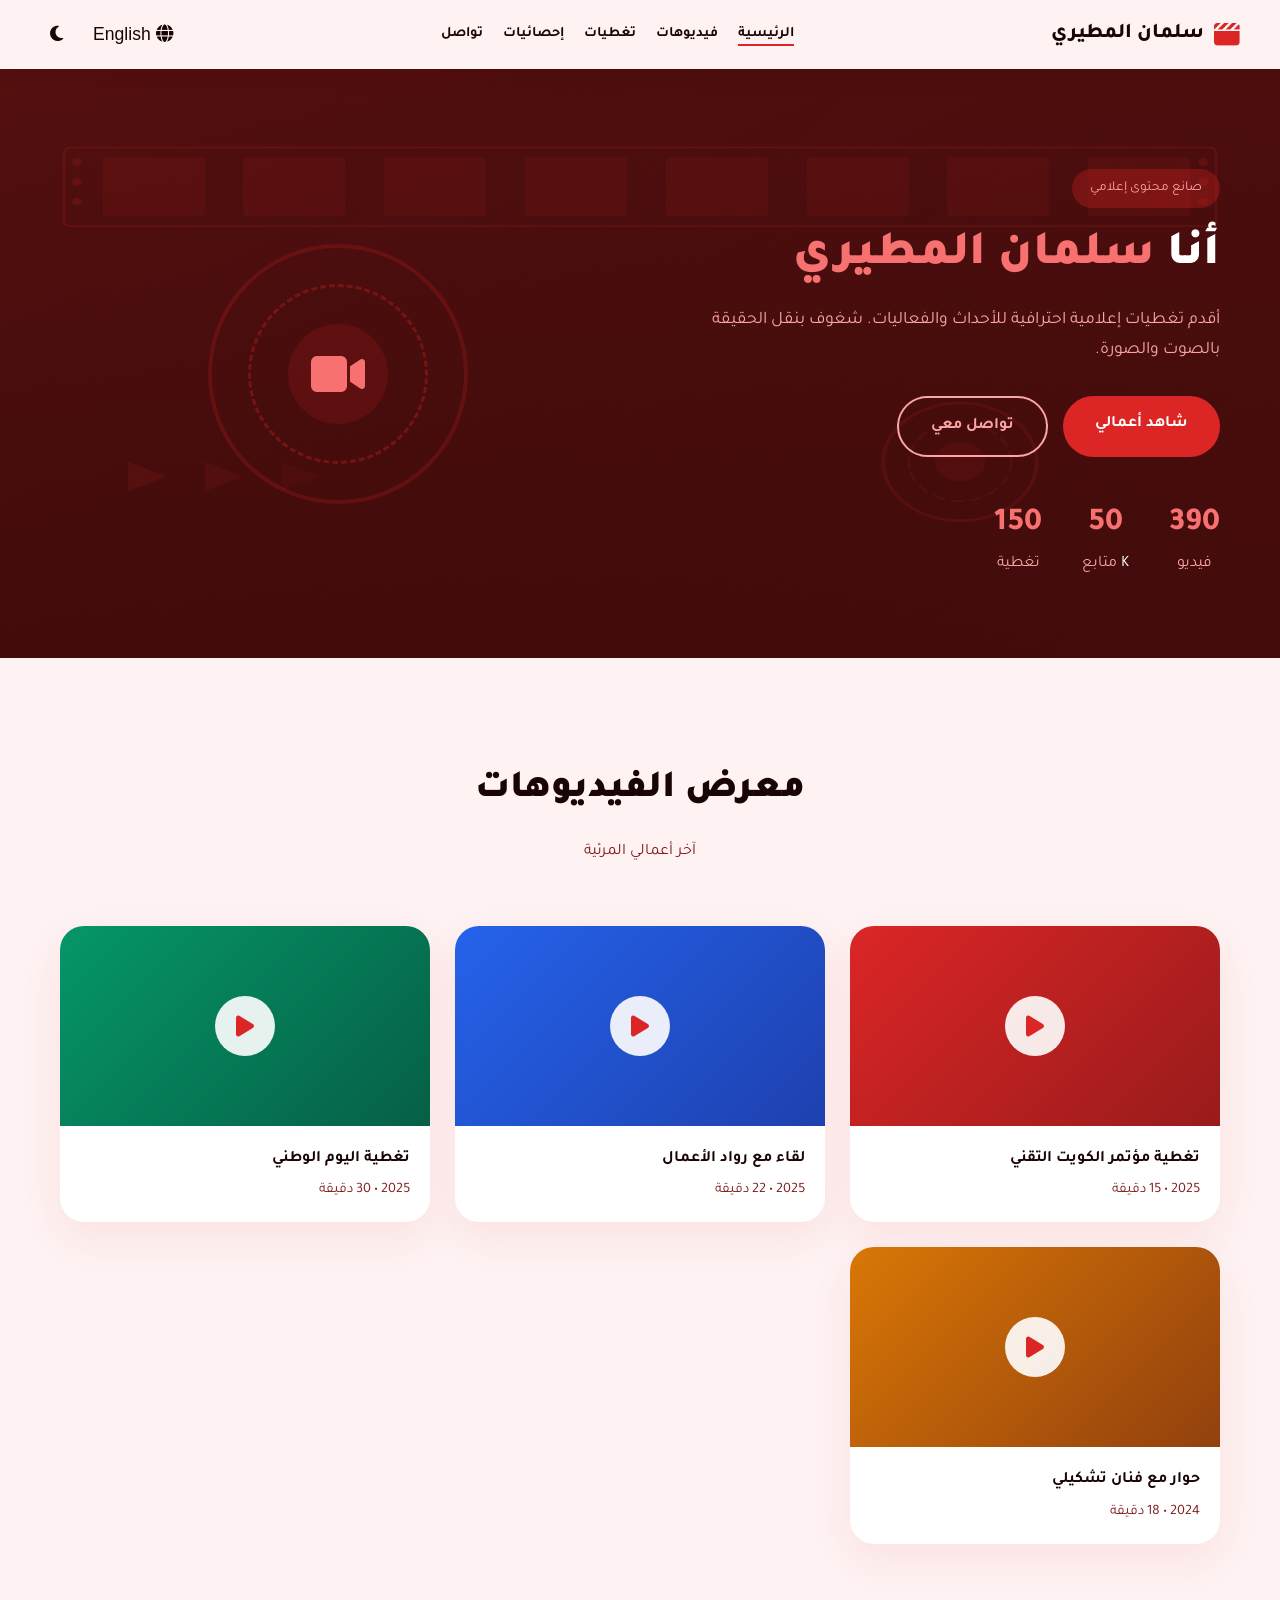
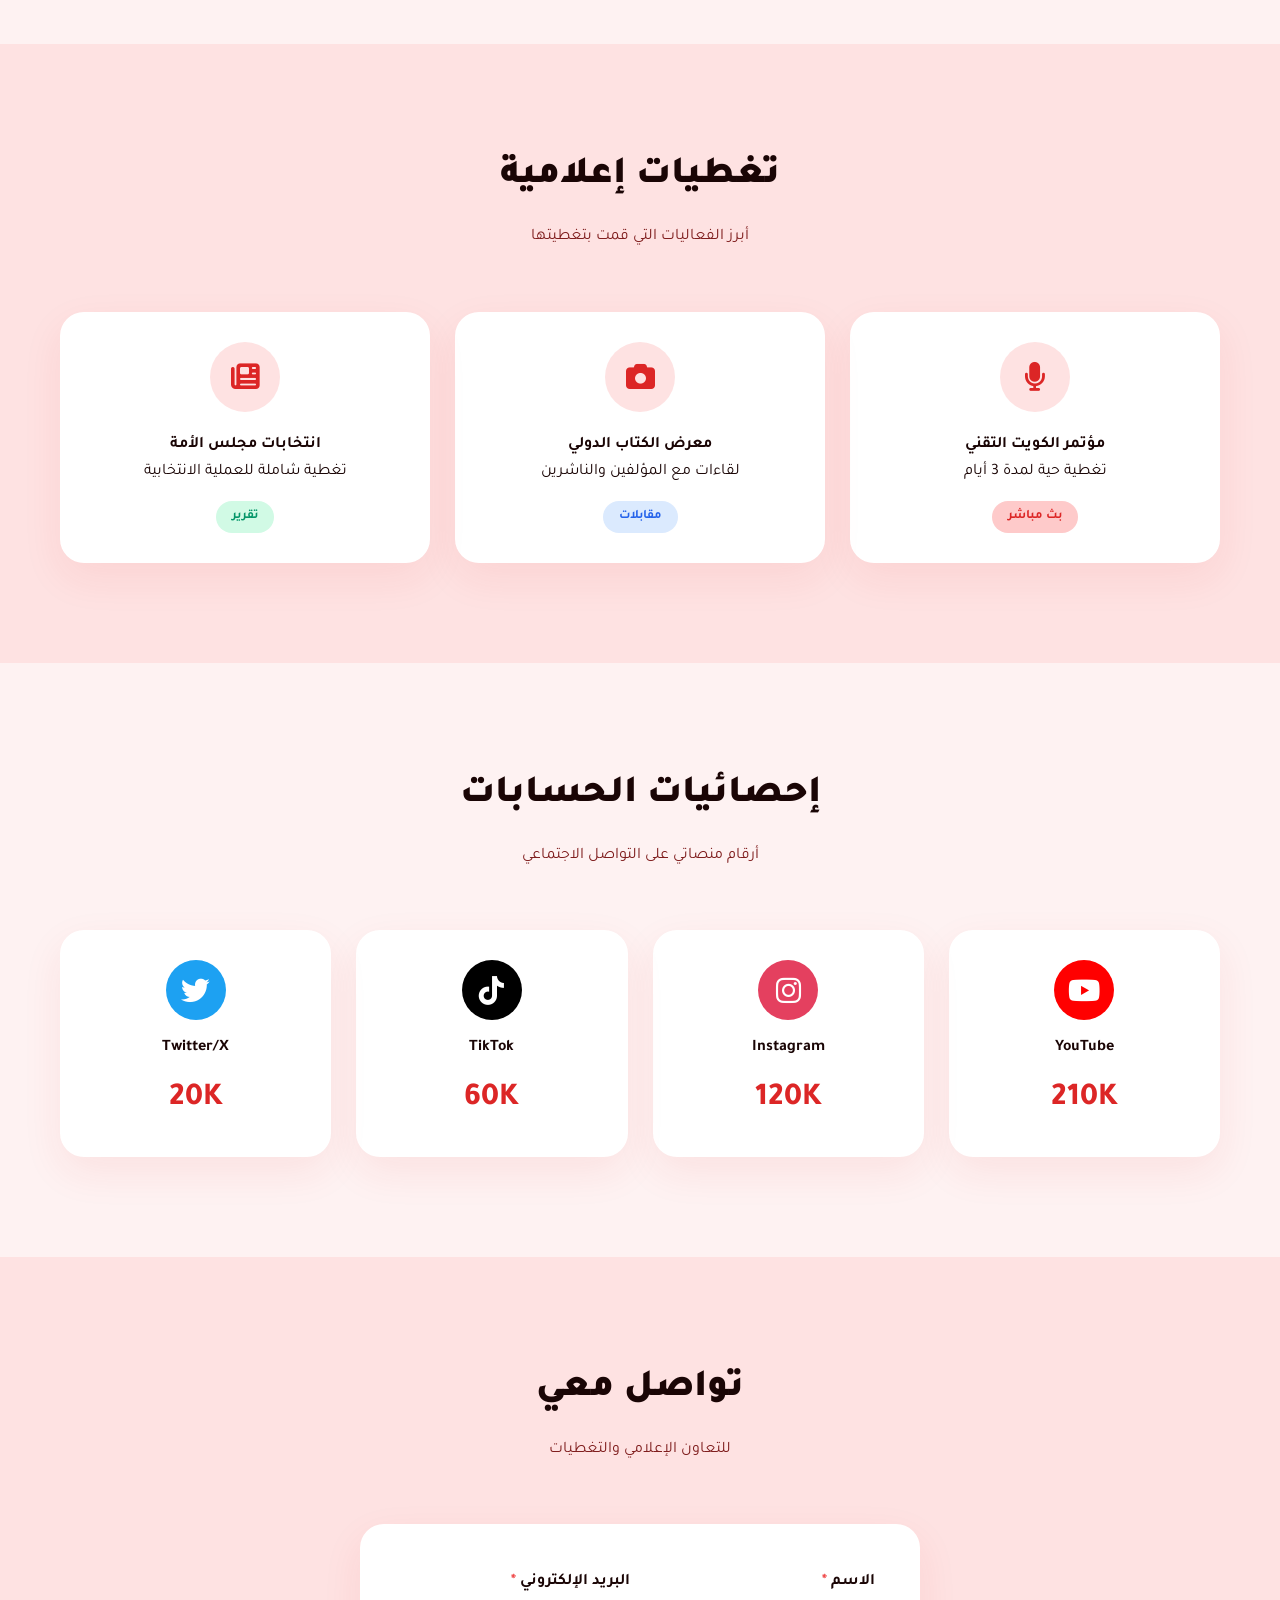
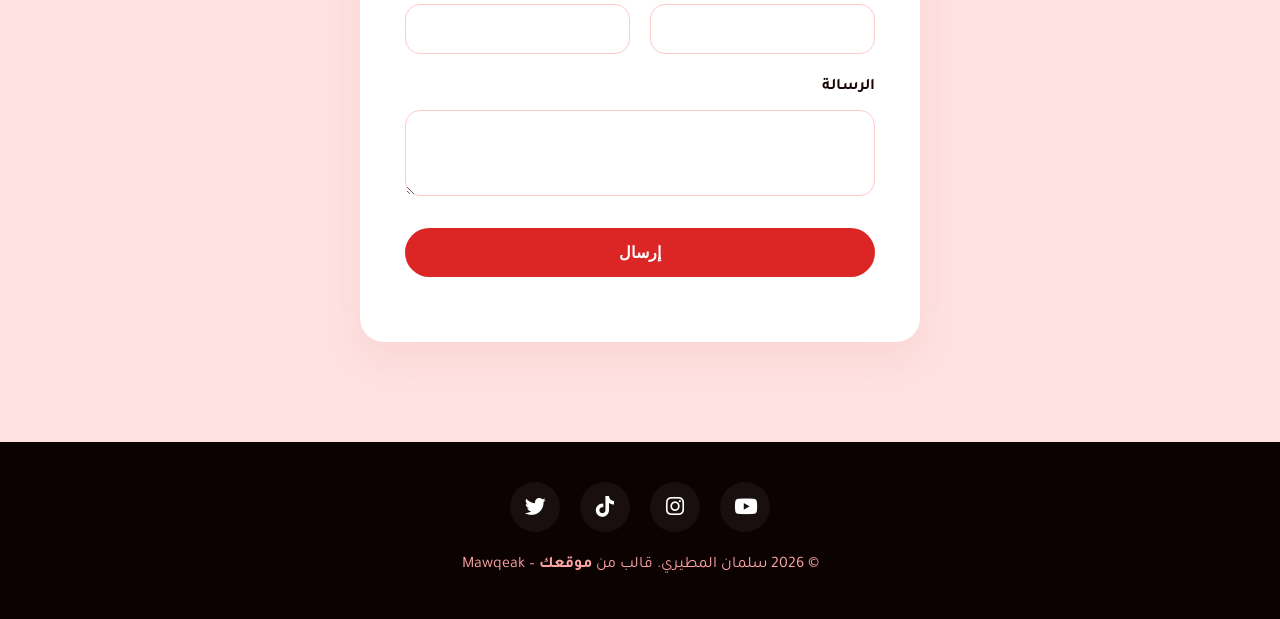
<file: index.html>
<!DOCTYPE html>
<html lang="ar" dir="rtl">
<head>
    <meta charset="UTF-8">
    <meta name="viewport" content="width=device-width, initial-scale=1.0">
    <title data-i18n="page_title">سلمان المطيري | صانع محتوى</title>
    <link rel="icon" type="image/svg+xml" href="data:image/svg+xml,%3Csvg xmlns='http://www.w3.org/2000/svg' viewBox='0 0 100 100'%3E%3Crect width='100' height='100' rx='20' fill='%23dc2626'/%3E%3Cpolygon points='40,30 40,70 70,50' fill='%23fff'/%3E%3C/svg%3E">
    <link href="https://fonts.googleapis.com/css2?family=Tajawal:wght@300;400;500;700;800;900&family=Poppins:wght@300;400;500;600;700&display=swap" rel="stylesheet">
    <link rel="stylesheet" href="https://cdnjs.cloudflare.com/ajax/libs/font-awesome/6.5.0/css/all.min.css">
    <link href="https://unpkg.com/aos@2.3.1/dist/aos.css" rel="stylesheet">
    <link rel="stylesheet" href="css/style.css">
    <link rel="stylesheet" href="css/dark-mode.css" id="dark-mode-css" disabled>
</head>
<body>
    <!-- HEADER -->
    <header class="header" id="header">
        <div class="container header-container">
            <a href="#home" class="logo">
                <i class="fas fa-clapperboard"></i>
                <span data-i18n="brand_name">سلمان المطيري</span>
            </a>
            <nav class="nav-menu" id="navMenu">
                <ul class="nav-list">
                    <li><a href="#home" class="active" data-i18n="nav_home">الرئيسية</a></li>
                    <li><a href="#videos" data-i18n="nav_videos">فيديوهات</a></li>
                    <li><a href="#coverage" data-i18n="nav_coverage">تغطيات</a></li>
                    <li><a href="#stats" data-i18n="nav_stats">إحصائيات</a></li>
                    <li><a href="#contact" data-i18n="nav_contact">تواصل</a></li>
                </ul>
            </nav>
            <div class="header-actions">
                <button id="langToggle" class="icon-btn"><i class="fas fa-globe"></i> <span>English</span></button>
                <button id="darkModeToggle" class="icon-btn"><i class="fas fa-moon"></i></button>
            </div>
        </div>
    </header>

    <!-- HERO with SVG Background -->
    <section class="hero" id="home">
        <svg class="hero-svg" viewBox="0 0 1000 600" preserveAspectRatio="none">
            <defs>
                <linearGradient id="gradRed" x1="0%" y1="0%" x2="100%" y2="100%">
                    <stop offset="0%" style="stop-color:#dc2626;stop-opacity:0.3"/>
                    <stop offset="100%" style="stop-color:#991b1b;stop-opacity:0.1"/>
                </linearGradient>
            </defs>
            <rect width="1000" height="600" fill="url(#gradRed)"/>
            <!-- فيلم ستريب -->
            <g class="film-strip" transform="translate(50,80)">
                <rect x="0" y="0" width="900" height="80" rx="5" fill="none" stroke="rgba(220,38,38,0.15)" stroke-width="2"/>
                <rect x="30" y="10" width="80" height="60" rx="3" fill="rgba(220,38,38,0.08)"/>
                <rect x="140" y="10" width="80" height="60" rx="3" fill="rgba(220,38,38,0.08)"/>
                <rect x="250" y="10" width="80" height="60" rx="3" fill="rgba(220,38,38,0.08)"/>
                <rect x="360" y="10" width="80" height="60" rx="3" fill="rgba(220,38,38,0.08)"/>
                <rect x="470" y="10" width="80" height="60" rx="3" fill="rgba(220,38,38,0.08)"/>
                <rect x="580" y="10" width="80" height="60" rx="3" fill="rgba(220,38,38,0.08)"/>
                <rect x="690" y="10" width="80" height="60" rx="3" fill="rgba(220,38,38,0.08)"/>
                <rect x="800" y="10" width="80" height="60" rx="3" fill="rgba(220,38,38,0.08)"/>
                <!-- ثقوب الفيلم -->
                <circle cx="10" cy="15" r="4" fill="rgba(220,38,38,0.15)"/>
                <circle cx="10" cy="35" r="4" fill="rgba(220,38,38,0.15)"/>
                <circle cx="10" cy="55" r="4" fill="rgba(220,38,38,0.15)"/>
                <circle cx="890" cy="15" r="4" fill="rgba(220,38,38,0.15)"/>
                <circle cx="890" cy="35" r="4" fill="rgba(220,38,38,0.15)"/>
                <circle cx="890" cy="55" r="4" fill="rgba(220,38,38,0.15)"/>
            </g>
            <!-- عدسة كاميرا -->
            <g class="camera-lens-svg" transform="translate(750,400)">
                <circle cx="0" cy="0" r="60" fill="none" stroke="rgba(220,38,38,0.12)" stroke-width="3"/>
                <circle cx="0" cy="0" r="40" fill="none" stroke="rgba(220,38,38,0.1)" stroke-width="2" stroke-dasharray="10 5"/>
                <circle cx="0" cy="0" r="20" fill="rgba(220,38,38,0.08)"/>
            </g>
            <!-- مثلثات تشغيل -->
            <g class="play-triangles" transform="translate(100,400)">
                <polygon points="0,0 30,15 0,30" fill="rgba(220,38,38,0.1)"/>
                <polygon points="60,0 90,15 60,30" fill="rgba(220,38,38,0.08)"/>
                <polygon points="120,0 150,15 120,30" fill="rgba(220,38,38,0.06)"/>
            </g>
        </svg>
        <div class="container hero-content">
            <div class="hero-text" data-aos="fade-left">
                <span class="hero-badge" data-i18n="hero_badge">صانع محتوى إعلامي</span>
                <h1><span data-i18n="hero_hello">أنا</span> <span class="accent" data-i18n="hero_name">سلمان المطيري</span></h1>
                <p data-i18n="hero_desc">أقدم تغطيات إعلامية احترافية للأحداث والفعاليات. شغوف بنقل الحقيقة بالصوت والصورة.</p>
                <div class="hero-btns">
                    <a href="#videos" class="btn btn-primary" data-i18n="hero_btn1">شاهد أعمالي</a>
                    <a href="#contact" class="btn btn-outline" data-i18n="hero_btn2">تواصل معي</a>
                </div>
                <div class="hero-stats">
                    <div><span class="counter" data-target="500">0</span> <span data-i18n="stat_videos">فيديو</span></div>
                    <div><span class="counter" data-target="50">0</span><span>K</span> <span data-i18n="stat_followers">متابع</span></div>
                    <div><span class="counter" data-target="200">0</span> <span data-i18n="stat_coverage">تغطية</span></div>
                </div>
            </div>
            <div class="hero-visual" data-aos="fade-right">
                <div class="hero-lens">
                    <div class="lens-outer"></div>
                    <div class="lens-middle"></div>
                    <div class="lens-inner"><i class="fas fa-video"></i></div>
                </div>
            </div>
        </div>
    </section>

    <!-- VIDEO SHOWCASE -->
    <section class="section" id="videos">
        <div class="container">
            <div class="section-header" data-aos="fade-up">
                <h2 data-i18n="videos_title">معرض الفيديوهات</h2>
                <p data-i18n="videos_sub">آخر أعمالي المرئية</p>
            </div>
            <div class="video-grid">
                <div class="video-card tilt-card" data-aos="fade-up" onclick="openLightbox(0)">
                    <div class="video-thumb" style="background:linear-gradient(135deg,#dc2626,#991b1b);">
                        <div class="play-btn"><i class="fas fa-play"></i></div>
                    </div>
                    <div class="video-info">
                        <h4 data-i18n="vid1_title">تغطية مؤتمر الكويت التقني</h4>
                        <p data-i18n="vid1_date">2025 • 15 دقيقة</p>
                    </div>
                </div>
                <div class="video-card tilt-card" data-aos="fade-up" data-aos-delay="100" onclick="openLightbox(1)">
                    <div class="video-thumb" style="background:linear-gradient(135deg,#2563eb,#1e40af);">
                        <div class="play-btn"><i class="fas fa-play"></i></div>
                    </div>
                    <div class="video-info">
                        <h4 data-i18n="vid2_title">لقاء مع رواد الأعمال</h4>
                        <p data-i18n="vid2_date">2025 • 22 دقيقة</p>
                    </div>
                </div>
                <div class="video-card tilt-card" data-aos="fade-up" data-aos-delay="200" onclick="openLightbox(2)">
                    <div class="video-thumb" style="background:linear-gradient(135deg,#059669,#065f46);">
                        <div class="play-btn"><i class="fas fa-play"></i></div>
                    </div>
                    <div class="video-info">
                        <h4 data-i18n="vid3_title">تغطية اليوم الوطني</h4>
                        <p data-i18n="vid3_date">2025 • 30 دقيقة</p>
                    </div>
                </div>
                <div class="video-card tilt-card" data-aos="fade-up" data-aos-delay="300" onclick="openLightbox(3)">
                    <div class="video-thumb" style="background:linear-gradient(135deg,#d97706,#92400e);">
                        <div class="play-btn"><i class="fas fa-play"></i></div>
                    </div>
                    <div class="video-info">
                        <h4 data-i18n="vid4_title">حوار مع فنان تشكيلي</h4>
                        <p data-i18n="vid4_date">2024 • 18 دقيقة</p>
                    </div>
                </div>
            </div>
        </div>
    </section>

    <!-- LIGHTBOX -->
    <div class="lightbox" id="lightbox" onclick="closeLightbox()">
        <span class="lightbox-close">&times;</span>
        <div class="lightbox-content" id="lightboxContent"></div>
    </div>

    <!-- COVERAGE -->
    <section class="section bg-light" id="coverage">
        <div class="container">
            <div class="section-header" data-aos="fade-up">
                <h2 data-i18n="coverage_title">تغطيات إعلامية</h2>
                <p data-i18n="coverage_sub">أبرز الفعاليات التي قمت بتغطيتها</p>
            </div>
            <div class="coverage-grid">
                <div class="coverage-card tilt-card" data-aos="fade-up">
                    <div class="coverage-icon"><i class="fas fa-microphone"></i></div>
                    <h4 data-i18n="cov1_title">مؤتمر الكويت التقني</h4>
                    <p data-i18n="cov1_desc">تغطية حية لمدة 3 أيام</p>
                    <span class="coverage-badge live" data-i18n="cov_live">بث مباشر</span>
                </div>
                <div class="coverage-card tilt-card" data-aos="fade-up" data-aos-delay="100">
                    <div class="coverage-icon"><i class="fas fa-camera"></i></div>
                    <h4 data-i18n="cov2_title">معرض الكتاب الدولي</h4>
                    <p data-i18n="cov2_desc">لقاءات مع المؤلفين والناشرين</p>
                    <span class="coverage-badge interview" data-i18n="cov_interview">مقابلات</span>
                </div>
                <div class="coverage-card tilt-card" data-aos="fade-up" data-aos-delay="200">
                    <div class="coverage-icon"><i class="fas fa-newspaper"></i></div>
                    <h4 data-i18n="cov3_title">انتخابات مجلس الأمة</h4>
                    <p data-i18n="cov3_desc">تغطية شاملة للعملية الانتخابية</p>
                    <span class="coverage-badge report" data-i18n="cov_report">تقرير</span>
                </div>
            </div>
        </div>
    </section>

    <!-- STATS -->
    <section class="section" id="stats">
        <div class="container">
            <div class="section-header" data-aos="fade-up">
                <h2 data-i18n="stats_title">إحصائيات الحسابات</h2>
                <p data-i18n="stats_sub">أرقام منصاتي على التواصل الاجتماعي</p>
            </div>            
            <div class="stats-grid-platforms">
                <div class="platform-stat" data-aos="zoom-in">
                    <div class="platform-icon-wrap" style="background:#ff0000;">
                        <i class="fab fa-youtube"></i>
                    </div>
                    <span class="platform-name">YouTube</span>
                    <span class="platform-count"><span class="counter" data-target="250">0</span>K</span>
                </div>
                <div class="platform-stat" data-aos="zoom-in" data-aos-delay="100">
                    <div class="platform-icon-wrap" style="background:#e4405f;">
                        <i class="fab fa-instagram"></i>
                    </div>
                    <span class="platform-name">Instagram</span>
                    <span class="platform-count"><span class="counter" data-target="150">0</span>K</span>
                </div>
                <div class="platform-stat" data-aos="zoom-in" data-aos-delay="200">
                    <div class="platform-icon-wrap" style="background:#000;">
                        <i class="fab fa-tiktok"></i>
                    </div>
                    <span class="platform-name">TikTok</span>
                    <span class="platform-count"><span class="counter" data-target="80">0</span>K</span>
                </div>
                <div class="platform-stat" data-aos="zoom-in" data-aos-delay="300">
                    <div class="platform-icon-wrap" style="background:#1da1f2;">
                        <i class="fab fa-twitter"></i>
                    </div>
                    <span class="platform-name">Twitter/X</span>
                    <span class="platform-count"><span class="counter" data-target="20">0</span>K</span>
                </div>
            </div>
        </div>
    </section>

    <!-- CONTACT -->
    <section class="section booking bg-light" id="contact">
        <div class="container booking-container">
            <div class="section-header" data-aos="fade-down">
                <h2 data-i18n="contact_title">تواصل معي</h2>
                <p data-i18n="contact_sub">للتعاون الإعلامي والتغطيات</p>
            </div>
            <form id="bookingForm" class="booking-form" data-aos="zoom-in">
                <div class="form-row">
                    <div class="form-group required-field"><label data-i18n="form_name">الاسم</label><input type="text" id="name" required></div>
                    <div class="form-group required-field"><label data-i18n="form_email">البريد الإلكتروني</label><input type="email" id="email" required></div>
                </div>
                <div class="form-group full"><label data-i18n="form_msg">الرسالة</label><textarea id="message" rows="3"></textarea></div>
                <button type="button" class="btn btn-primary btn-block" data-i18n="form_submit" onclick="submitContact()">إرسال</button>
                <div id="formFeedback" class="form-feedback"></div>
            </form>
        </div>
    </section>

    <!-- FOOTER -->
    <footer class="footer">
        <div class="container footer-content">
            <div class="social-links">
                <a href="#"><i class="fab fa-youtube"></i></a>
                <a href="#"><i class="fab fa-instagram"></i></a>
                <a href="#"><i class="fab fa-tiktok"></i></a>
                <a href="#"><i class="fab fa-twitter"></i></a>
            </div>
            <p data-i18n="copyright">© 2026 سلمان المطيري. قالب من <strong>موقعك</strong> – Mawqeak</p>
        </div>
    </footer>

    <!-- BOTTOM NAV -->
    <nav class="bottom-nav" id="bottomNav">
        <a href="#home" class="bottom-nav-item active"><i class="fas fa-home"></i><span data-i18n="nav_home">الرئيسية</span></a>
        <a href="#videos" class="bottom-nav-item"><i class="fas fa-play"></i><span data-i18n="nav_videos">فيديو</span></a>
        <a href="#coverage" class="bottom-nav-item"><i class="fas fa-broadcast-tower"></i><span data-i18n="nav_coverage">تغطيات</span></a>
        <a href="#contact" class="bottom-nav-item"><i class="fas fa-envelope"></i><span data-i18n="nav_contact">تواصل</span></a>
    </nav>

    <script src="https://unpkg.com/aos@2.3.1/dist/aos.js"></script>
    <script src="js/lang.js"></script>
    <script src="js/main.js"></script>
</body>
</html>
</file>
<file: css/style.css>
:root {
    --primary: #1a0505;
    --primary-dark: #0d0202;
    --accent: #dc2626;
    --accent-hover: #b91c1c;
    --bg: #fef2f2;
    --bg-secondary: #fee2e2;
    --text: #1a0505;
    --text-light: #7f1d1d;
    --card-bg: #ffffff;
    --card-shadow: 0 15px 40px rgba(220,38,38,0.08);
    --header-bg: rgba(254,242,242,0.9);
    --radius: 24px;
    --transition: 0.3s ease;
}
html{scroll-behavior: smooth;}
* { margin:0; padding:0; box-sizing:border-box; }
body { font-family: 'Tajawal', sans-serif; background: var(--bg); color: var(--text); line-height:1.7; }
.container { max-width:1200px; margin:0 auto; padding:0 20px; }
a { text-decoration:none; color:inherit; }

/* Header */
.header { background: var(--header-bg); backdrop-filter: blur(20px); box-shadow:0 5px 30px rgba(0,0,0,0.03); position:sticky; top:0; z-index:1000; transition: transform 0.4s ease; }
.header-hidden { transform: translateY(-100%); }
.header-container { display:flex; align-items:center; justify-content:space-between; padding:14px 0; }
.logo { display:flex; align-items:center; gap:10px; font-size:1.3rem; font-weight:800; color:var(--primary); }
.logo i { font-size:1.6rem; color:var(--accent); }
.nav-list { display:flex; gap:20px; list-style:none; }
.nav-list a { font-weight:600; color:var(--text); padding-bottom:5px; position:relative; font-size:0.9rem; }
.nav-list a::after { content:''; position:absolute; bottom:0; left:0; width:0; height:2px; background:var(--accent); transition:width var(--transition); }
.nav-list a:hover::after, .nav-list a.active::after { width:100%; }
.header-actions { display:flex; align-items:center; gap:10px; }
.icon-btn { background:transparent; border:none; font-size:1.1rem; cursor:pointer; color:var(--text); padding:10px; border-radius:50%; transition:all var(--transition); }
.icon-btn:hover { background:rgba(220,38,38,0.1); color:var(--accent); }

/* Hero */
.hero { background: linear-gradient(135deg, #1a0505, #3b0a0a); color:#fff; padding:100px 0 80px; position:relative; overflow:hidden; }
.hero-svg { position:absolute; top:0; left:0; width:100%; height:100%; z-index:0; }
.film-strip { animation: filmSlide 20s linear infinite; }
@keyframes filmSlide { 0% { transform:translateX(0); } 100% { transform:translateX(-100px); } }
.camera-lens-svg { animation: lensFocus 4s ease-in-out infinite; }
@keyframes lensFocus { 0%,100% { transform:scale(1); opacity:0.5; } 50% { transform:scale(1.05); opacity:0.8; } }
.play-triangles { animation: floatUp 6s ease-in-out infinite; }
@keyframes floatUp { 0%,100% { transform:translateY(0); } 50% { transform:translateY(-15px); } }
.hero-content { position:relative; z-index:1; display:flex; align-items:center; gap:50px; }
.hero-text { flex:1; }
.hero-badge { display:inline-block; background:rgba(220,38,38,0.3); color:#fca5a5; padding:8px 18px; border-radius:20px; font-size:0.85rem; margin-bottom:20px; }
.hero-text h1 { font-size:3rem; font-weight:900; line-height:1.2; margin-bottom:20px; }
.hero-text .accent { color:#f87171; }
.hero-text p { font-size:1.1rem; color:#fca5a5; margin-bottom:30px; }
.hero-btns { display:flex; gap:15px; flex-wrap:wrap; }
.btn { display:inline-block; padding:15px 32px; border-radius:50px; font-weight:700; text-align:center; transition:all 0.3s ease; cursor:pointer; border:none; font-size:1rem; }
.btn-primary { background:var(--accent); color:#fff; }
.btn-primary:hover { background:var(--accent-hover); transform:translateY(-3px); box-shadow:0 15px 30px rgba(220,38,38,0.5); }
.btn-outline { border:2px solid #fca5a5; color:#fca5a5; background:transparent; }
.btn-outline:hover { background:#fca5a5; color:#1a0505; transform:translateY(-3px); }
.btn-block { width:100%; }
.hero-stats { display:flex; gap:40px; margin-top:40px; }
.hero-stats div { text-align:center; }
.hero-stats span:first-child { display:block; font-size:2rem; font-weight:800; color:#f87171; }
.hero-stats span:last-child { color:#fca5a5; }

/* Hero Lens */
.hero-visual { flex:1; text-align:center; }
.hero-lens { width:260px; height:260px; border-radius:50%; margin:0 auto; position:relative; display:flex; align-items:center; justify-content:center; }
.lens-outer { position:absolute; width:260px; height:260px; border-radius:50%; border:4px solid rgba(220,38,38,0.2); animation: spinLens 15s linear infinite; }
.lens-middle { position:absolute; width:180px; height:180px; border-radius:50%; border:3px dashed rgba(220,38,38,0.3); animation: spinLens 10s linear reverse infinite; }
.lens-inner { width:100px; height:100px; border-radius:50%; background:rgba(220,38,38,0.15); display:flex; align-items:center; justify-content:center; font-size:3rem; color:#f87171; z-index:1; transition:0.4s; }
.hero-lens:hover .lens-inner { background:var(--accent); color:#fff; transform:scale(1.1); box-shadow:0 0 40px rgba(220,38,38,0.5); }
@keyframes spinLens { 0% { transform:rotate(0deg); } 100% { transform:rotate(360deg); } }

/* Sections */
.section { padding:100px 0; }
.bg-light { background:var(--bg-secondary); }
.section-header { text-align:center; margin-bottom:60px; }
.section-header h2 { font-size:2.4rem; font-weight:900; color:var(--primary); margin-bottom:15px; }
.section-header p { color:var(--text-light); }

/* Video Cards */
.video-grid { display:grid; grid-template-columns:repeat(auto-fit, minmax(280px,1fr)); gap:25px; }
.video-card { background:var(--card-bg); border-radius:var(--radius); overflow:hidden; box-shadow:var(--card-shadow); cursor:pointer; transition:0.4s; }
.video-card:hover { transform:translateY(-10px) scale(1.03); box-shadow:0 25px 60px rgba(220,38,38,0.2); }
.video-thumb { height:200px; display:flex; align-items:center; justify-content:center; position:relative; }
.play-btn { width:60px; height:60px; border-radius:50%; background:rgba(255,255,255,0.9); display:flex; align-items:center; justify-content:center; font-size:1.5rem; color:var(--accent); transition:0.3s; animation: pulsePlay 2s infinite; }
@keyframes pulsePlay { 0%{box-shadow:0 0 0 0 rgba(255,255,255,0.4);} 70%{box-shadow:0 0 0 25px rgba(255,255,255,0);} 100%{box-shadow:0 0 0 0 rgba(255,255,255,0);} }
.video-card:hover .play-btn { background:var(--accent); color:#fff; transform:scale(1.2); }
.video-info { padding:20px; }
.video-info h4 { color:var(--primary); margin-bottom:5px; }
.video-info p { color:var(--text-light); font-size:0.9rem; }

/* Lightbox */
.lightbox { display:none; position:fixed; z-index:2000; left:0; top:0; width:100%; height:100%; background:rgba(0,0,0,0.95); justify-content:center; align-items:center; }
.lightbox.active { display:flex; }
.lightbox-close { position:absolute; top:30px; right:40px; color:#fff; font-size:3rem; cursor:pointer; transition:0.3s; }
.lightbox-close:hover { color:var(--accent); transform:scale(1.2); }
.lightbox-content { color:#fff; text-align:center; }
.lightbox-content i { font-size:10rem; display:block; margin-bottom:20px; }
.lightbox-content h3 { font-size:2rem; }

/* Coverage */
.coverage-grid { display:grid; grid-template-columns:repeat(auto-fit, minmax(280px,1fr)); gap:25px; }
.coverage-card { background:var(--card-bg); border-radius:var(--radius); padding:30px; text-align:center; box-shadow:var(--card-shadow); transition:0.4s; }
.coverage-card:hover { transform:translateY(-10px); box-shadow:0 25px 60px rgba(220,38,38,0.15); }
.coverage-icon { width:70px; height:70px; border-radius:50%; background:var(--bg-secondary); display:flex; align-items:center; justify-content:center; margin:0 auto 20px; font-size:1.8rem; color:var(--accent); transition:0.3s; }
.coverage-card:hover .coverage-icon { background:var(--accent); color:#fff; transform:rotate(10deg); }
.coverage-badge { display:inline-block; margin-top:15px; padding:5px 16px; border-radius:20px; font-weight:600; font-size:0.8rem; }
.coverage-badge.live { background:#fecaca; color:#dc2626; }
.coverage-badge.interview { background:#dbeafe; color:#2563eb; }
.coverage-badge.report { background:#d1fae5; color:#059669; }

/* Stats */
.stats-grid-platforms { display:grid; grid-template-columns:repeat(auto-fit, minmax(200px,1fr)); gap:25px; }
.platform-stat { background:var(--card-bg); border-radius:var(--radius); padding:30px; text-align:center; box-shadow:var(--card-shadow); transition:0.3s; }
.platform-stat:hover { transform:translateY(-8px); }
.platform-icon-wrap { width:60px; height:60px; border-radius:50%; display:flex; align-items:center; justify-content:center; margin:0 auto 15px; font-size:1.8rem; color:#fff; transition:0.3s; }
.platform-stat:hover .platform-icon-wrap { transform:scale(1.15) rotate(5deg); }
.platform-name { font-weight:700; display:block; margin-bottom:10px; }
.platform-count { font-size:2rem; font-weight:800; color:var(--accent); }

/* Contact */
.booking-container { max-width:600px; margin:0 auto; }
.booking-form { background:var(--card-bg); border-radius:var(--radius); padding:45px; box-shadow:var(--card-shadow); }
.form-row { display:grid; grid-template-columns:1fr 1fr; gap:20px; }
.form-group { margin-bottom:20px; }
.form-group.full { grid-column:span 2; }
.form-group label { font-weight:600; display:block; margin-bottom:8px; color:var(--primary); }
.form-group input, .form-group textarea { width:100%; padding:15px; border:1px solid #fecaca; border-radius:15px; font-family:inherit; font-size:0.95rem; transition:0.3s; }
.form-group input:focus, .form-group textarea:focus { border-color:var(--accent); outline:none; }
.required-field label::after { content:" *"; color:#ef4444; }
.form-feedback { text-align:center; margin-top:20px; font-weight:600; }

/* Footer */
.footer { background:var(--primary-dark); color:#fca5a5; padding:40px 0; text-align:center; }
.footer .social-links { display:flex; justify-content:center; gap:20px; margin-bottom:20px; }
.footer .social-links a { width:50px; height:50px; border-radius:50%; background:rgba(255,255,255,0.05); display:flex; align-items:center; justify-content:center; color:#fff; font-size:1.3rem; transition:0.3s; }
.footer .social-links a:hover { background:var(--accent); transform:scale(1.15); }

/* Bottom Nav */
.bottom-nav { display:none; position:fixed; bottom:0; left:0; width:100%; background:var(--card-bg); box-shadow:0 -5px 30px rgba(0,0,0,0.05); z-index:999; justify-content:space-around; padding:12px 0; transition:transform 0.4s ease; }
.bottom-nav-hidden { transform:translateY(100%); }
.bottom-nav-item { display:flex; flex-direction:column; align-items:center; gap:5px; color:var(--text-light); font-size:0.75rem; }
.bottom-nav-item i { font-size:1.3rem; }
.bottom-nav-item.active { color:var(--accent); font-weight:700; }

@media (max-width:992px) { .hero-content { flex-direction:column-reverse; text-align:center; } .hero-text h1 { font-size:2.2rem; } }
@media (max-width:768px) {
    .nav-list { display:none !important; }
    .hero-lens { width:200px; height:200px; }
    .lens-outer { width:200px; height:200px; }
    .lens-middle { width:140px; height:140px; }
    .form-row { grid-template-columns:1fr; }
    .form-group.full { grid-column:span 1; }
    .bottom-nav { display:flex; }
    body { padding-bottom:75px; }
}
</file>
<file: css/dark-mode.css>
body.dark {
    --bg: #0d0202;
    --bg-secondary: #1a0505;
    --text: #ffffff;
    --text-light: #fecaca;
    --card-bg: #1a0505;
    --card-shadow: 0 15px 40px rgba(0,0,0,0.5);
    --header-bg: rgba(13,2,2,0.95);
}
body.dark,
body.dark h1, body.dark h2, body.dark h3, body.dark h4, body.dark h5, body.dark h6,
body.dark p, body.dark span, body.dark a, body.dark li, body.dark label,
body.dark .nav-list a, body.dark .logo, body.dark .icon-btn,
body.dark .section-header h2, body.dark .section-header p,
body.dark .video-info h4, body.dark .video-info p,
body.dark .coverage-card h4, body.dark .coverage-card p,
body.dark .platform-name, body.dark .platform-stat span,
body.dark .form-group label, body.dark .bottom-nav-item,
body.dark .footer p, body.dark .glass-card h4, body.dark .glass-card p,
body.dark .booking-form input, body.dark .booking-form textarea {
    color: #ffffff !important;
}
body.dark .btn-primary { background: var(--accent); color: #fff !important; }
body.dark .btn-outline { border-color: var(--accent); color: var(--accent) !important; }
body.dark .btn-outline:hover { background: var(--accent); color: #1a0505 !important; }
body.dark .hero-text p { color: #fca5a5 !important; }
body.dark .hero-stats span:last-child { color: #fca5a5 !important; }
body.dark .section-header p { color: #fca5a5 !important; }
body.dark .video-info p { color: #fca5a5 !important; }
body.dark .coverage-icon { background: var(--bg-secondary); }
body.dark .coverage-badge.live { background: #7f1d1d; color: #fecaca; }
body.dark .coverage-badge.interview { background: #1e3a5f; color: #dbeafe; }
body.dark .coverage-badge.report { background: #064e3b; color: #d1fae5; }
body.dark .booking-form input, body.dark .booking-form textarea { background: rgba(255,255,255,0.03); border-color: rgba(255,255,255,0.1); }
body.dark .footer { background: #060101; }
body.dark .footer .social-links a { background: rgba(255,255,255,0.05); }
body.dark .footer .social-links a:hover { background: var(--accent); }
body.dark .bottom-nav { background: var(--card-bg); border-top:1px solid rgba(255,255,255,0.05); }
body.dark .bottom-nav-item.active { color: var(--accent) !important; }
body.dark .lens-outer { border-color: rgba(220,38,38,0.3); }
body.dark .lens-middle { border-color: rgba(220,38,38,0.4); }
body.dark .lens-inner { background: rgba(220,38,38,0.2); }
body.dark .play-btn { background: rgba(255,255,255,0.9); }
body.dark .video-card:hover .play-btn { background: var(--accent); }
</file>
